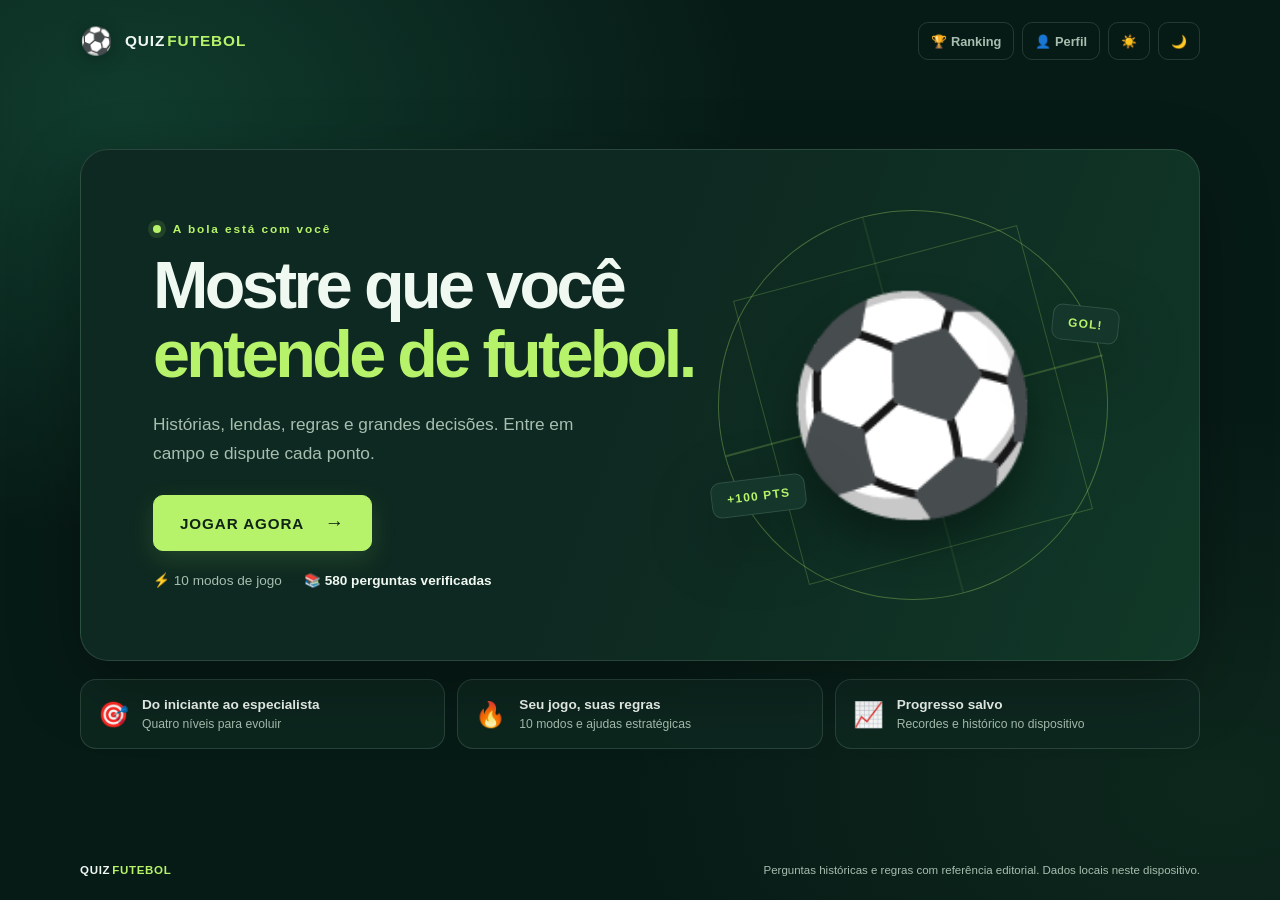
<file: index.html>
<!DOCTYPE html>
<html lang="pt-BR">
<head>
    <meta charset="UTF-8">
    <meta name="viewport" content="width=device-width, initial-scale=1.0">
    <meta name="theme-color" content="#092b22">
    <meta name="description" content="Um quiz de futebol com centenas de perguntas, modos de jogo, categorias e níveis de dificuldade.">
    <title>Quiz Futebol — Jogue pela glória</title>
    <link rel="stylesheet" href="styles.css">
</head>
<body class="dark-theme">
    <div class="top-bar">
        <a class="brand-mark" href="#" onclick="showScreen('welcomeScreen'); return false;" aria-label="Quiz Futebol, início">
            <span class="brand-ball" aria-hidden="true">⚽</span><span>QUIZ<span class="brand-accent">FUTEBOL</span></span>
        </a>
        <div class="top-actions">
            <button type="button" class="btn btn-ghost btn-small" onclick="openRankingFromCurrentScreen()" aria-label="Abrir ranking">🏆 <span>Ranking</span></button>
            <button type="button" class="btn btn-ghost btn-small" onclick="openProfile()" aria-label="Abrir perfil">👤 <span>Perfil</span></button>
            <div class="theme-switcher" role="group" aria-label="Tema da interface">
                <button type="button" class="btn btn-ghost btn-small" data-theme="light" onclick="setTheme('light')" aria-label="Tema claro" aria-pressed="false">☀️</button>
                <button type="button" class="btn btn-ghost btn-small" data-theme="dark" onclick="setTheme('dark')" aria-label="Tema escuro" aria-pressed="true">🌙</button>
            </div>
        </div>
    </div>

    <div id="appNotice" class="app-notice hidden" role="status" aria-live="polite"></div>
    <main class="app-shell">
        <section id="welcomeScreen" class="screen active" aria-labelledby="welcomeTitle">
            <div class="hero-card">
                <div class="hero-copy">
                    <p class="eyebrow"><span class="live-dot"></span> A bola está com você</p>
                    <h1 id="welcomeTitle">Mostre que você<br><span>entende de futebol.</span></h1>
                    <p class="hero-description">Histórias, lendas, regras e grandes decisões. Entre em campo e dispute cada ponto.</p>
                    <button class="btn btn-primary btn-play" type="button" onclick="goToRegisterScreen()">JOGAR AGORA <span aria-hidden="true">→</span></button>
                    <div class="hero-meta"><span>⚡ 10 modos de jogo</span><span>📚 <strong id="bankCount">Perguntas carregando…</strong></span></div>
                </div>
                <div class="hero-art" aria-hidden="true">
                    <div class="pitch-lines"></div><div class="hero-ball">⚽</div>
                    <span class="floating-tag tag-top">GOL!</span><span class="floating-tag tag-bottom">+100 PTS</span>
                </div>
            </div>
            <div class="feature-strip" aria-label="Destaques do jogo">
                <div><span class="feature-icon">🎯</span><span><strong>Do iniciante ao especialista</strong><small>Quatro níveis para evoluir</small></span></div>
                <div><span class="feature-icon">🔥</span><span><strong>Seu jogo, suas regras</strong><small>10 modos e ajudas estratégicas</small></span></div>
                <div><span class="feature-icon">📈</span><span><strong>Progresso salvo</strong><small>Recordes e histórico no dispositivo</small></span></div>
            </div>
        </section>

        <section id="loginScreen" class="screen" aria-labelledby="loginTitle">
            <div class="panel auth-panel">
                <button type="button" class="text-button" onclick="showScreen('welcomeScreen')">← Voltar ao início</button>
                <p class="eyebrow">ACESSO AO JOGO</p>
                <h1 id="loginTitle">Entre em campo</h1>
                <p class="muted">Crie um perfil local ou continue com um jogador já cadastrado neste navegador.</p>
                <form id="loginForm" onsubmit="handleLogin(event)">
                    <label class="form-field" for="username">Nome de jogador
                        <input type="text" id="username" name="username" maxlength="32" autocomplete="nickname" required placeholder="Como quer ser chamado?">
                    </label>
                    <label class="form-field" for="email">E-mail
                        <input type="email" id="email" name="email" maxlength="120" autocomplete="email" required placeholder="voce@email.com">
                    </label>
                    <button class="btn btn-primary btn-wide" type="submit">CONTINUAR <span aria-hidden="true">→</span></button>
                </form>
                <div class="existing-users">
                    <h2>Jogadores deste navegador</h2>
                    <div id="usersList" class="users-list"></div>
                    <div id="registeredUserActions" class="registered-user-actions hidden">
                        <p>Olá, <strong id="registeredUserName"></strong>!</p>
                        <div class="inline-actions">
                            <button class="btn btn-primary" type="button" onclick="showLevelSelection()">Jogar</button>
                            <button class="btn btn-secondary" type="button" onclick="viewProfile()">Perfil</button>
                            <button class="btn btn-ghost" type="button" onclick="clearRegisteredUserSelection()">Cancelar</button>
                        </div>
                    </div>
                </div>
            </div>
        </section>

        <section id="levelScreen" class="screen" aria-labelledby="setupTitle">
            <div class="panel setup-panel">
                <div class="setup-heading">
                    <div><p class="eyebrow">PREPARE SUA PARTIDA</p><h1 id="setupTitle">Escolha seu desafio</h1><p id="currentUser" class="muted"></p></div>
                    <button class="btn btn-ghost" type="button" onclick="logout()">Sair</button>
                </div>
                <p id="selectedLevelText" class="setup-status" aria-live="polite">Escolha o modo, o nível e a categoria.</p>
                <h2 class="section-title">Modo de jogo</h2>
                <label class="sr-only" for="modeSelect">Modo de jogo</label>
                <select id="modeSelect" class="select-control" onchange="selectMode(this.value)">
                    <option value="classic">Clássico — 10 perguntas</option>
                    <option value="time">Contra o Tempo — 60 segundos</option>
                    <option value="survival">Sobrevivência — vidas configuráveis</option>
                    <option value="truefalse">Verdadeiro ou Falso</option>
                    <option value="daily">Desafio Diário — mesmo desafio para todos</option>
                    <option value="championship">Campeonato — 4 rodadas até a final</option>
                    <option value="player">Adivinhe o Jogador</option>
                    <option value="club">Adivinhe o Clube</option>
                    <option value="worldcup">Copa do Mundo</option>
                    <option value="brazil">Futebol Brasileiro</option>
                </select>
                <div class="setup-grid">
                    <div class="setup-block">
                        <h2 class="section-title">Dificuldade</h2>
                        <div class="level-buttons" role="group" aria-label="Escolha a dificuldade">
                            <button class="level-btn active" type="button" data-difficulty="aleatorio" aria-pressed="true" onclick="selectDifficulty('aleatorio')">Aleatório</button>
                            <button class="level-btn" type="button" data-difficulty="facil" aria-pressed="false" onclick="selectDifficulty('facil')">Fácil</button>
                            <button class="level-btn" type="button" data-difficulty="medio" aria-pressed="false" onclick="selectDifficulty('medio')">Médio</button>
                            <button class="level-btn" type="button" data-difficulty="dificil" aria-pressed="false" onclick="selectDifficulty('dificil')">Difícil</button>
                            <button class="level-btn" type="button" data-difficulty="especialista" aria-pressed="false" onclick="selectDifficulty('especialista')">Especialista</button>
                        </div>
                    </div>
                    <div class="setup-block">
                        <h2 class="section-title">Categoria</h2>
                        <label class="sr-only" for="categorySelect">Categoria</label>
                        <select id="categorySelect" class="select-control"></select>
                    </div>
                </div>
                <div class="setup-grid setup-bottom">
                    <div class="setup-block">
                        <h2 class="section-title">Vidas no modo Sobrevivência</h2>
                        <label class="sr-only" for="livesSelect">Quantidade de vidas</label>
                        <select id="livesSelect" class="select-control">
                            <option value="1">1 vida — sem margem para erro</option>
                            <option value="3" selected>3 vidas — padrão</option>
                            <option value="5">5 vidas</option>
                            <option value="10">10 vidas</option>
                        </select>
                    </div>
                    <div class="setup-block setup-tip"><strong>💡 Dica de jogo</strong><p>Acertos valem pontos base, sequência aumenta a recompensa e respostas rápidas dão bônus.</p></div>
                </div>
                <button class="btn btn-primary btn-wide btn-start" type="button" onclick="confirmStartQuiz()">COMEÇAR PARTIDA <span aria-hidden="true">⚽</span></button>
            </div>
        </section>

        <section id="quizScreen" class="screen" aria-labelledby="questionText">
            <div class="panel game-panel">
                <header class="game-header">
                    <div class="game-brand"><span class="brand-ball">⚽</span><span id="modeName">Clássico</span><small id="quizUserName"></small></div>
                    <button class="btn btn-ghost btn-small" type="button" onclick="returnToMenu()">Sair da partida</button>
                </header>
                <div class="game-stats">
                    <div class="stat-pill"><small>PONTOS</small><strong id="scoreLive">0</strong></div>
                    <div class="stat-pill"><small>SEQUÊNCIA</small><strong id="streakLive">0 🔥</strong></div>
                    <div id="lifeCard" class="stat-pill hidden"><small>VIDAS</small><strong id="lifeCount">3</strong></div>
                    <div id="timerCard" class="stat-pill timer-pill hidden"><small>TEMPO</small><strong><span id="timerValue">60</span>s</strong></div>
                </div>
                <div class="question-progress">
                    <div class="progress-label"><span id="liveQuestionCount">Respondidas 0 · Restam 10</span><span>Pergunta <strong id="questionNumber">1</strong> de <span id="totalQuestions">10</span></span></div>
                    <div class="progress-bar" role="progressbar" aria-label="Progresso da partida" aria-valuemin="0" aria-valuemax="100" aria-valuenow="0">
                        <div class="progress-fill" id="progressFill"></div>
                    </div>
                    <p id="championshipRound" class="round-label hidden" aria-live="polite"></p>
                </div>
                <div class="question-card">
                    <div class="question-tags"><span id="categoryBadge" class="badge"></span><span id="difficultyBadge" class="badge badge-difficulty"></span></div>
                    <h1 id="questionText" class="question-text" tabindex="-1"></h1>
                    <div id="optionsContainer" class="options-container" role="group" aria-label="Alternativas"></div>
                    <div id="feedbackPanel" class="feedback-panel hidden" aria-live="polite">
                        <strong id="feedbackTitle"></strong>
                        <p id="feedbackAnswer"></p>
                        <p id="feedbackExplanation"></p>
                        <small id="feedbackSource" class="source-citation"></small>
                    </div>
                </div>
                <div class="help-row" aria-label="Ajudas disponíveis">
                    <span class="help-label">AJUDAS</span>
                    <button id="helpFifty" class="btn btn-help" type="button" onclick="useHelp('fifty')">½ Eliminar duas</button>
                    <button id="helpHint" class="btn btn-help" type="button" onclick="useHelp('hint')">💡 Pista</button>
                    <button id="helpSkip" class="btn btn-help" type="button" onclick="useHelp('skip')">⏭ Pular</button>
                </div>
                <p id="helpStatus" class="help-status" aria-live="polite"></p>
                <div class="game-controls">
                    <button class="btn btn-primary btn-next" id="nextBtn" type="button" onclick="nextQuestion()" disabled>Próxima pergunta</button>
                </div>
            </div>
        </section>

        <section id="resultsScreen" class="screen" aria-labelledby="resultsTitle">
            <div class="panel results-panel">
                <p class="eyebrow">APITO FINAL</p>
                <h1 id="resultsTitle">Fim de jogo</h1>
                <p class="muted" id="userResultName"></p>
                <div class="result-score-card"><strong id="scoreValue">0</strong><span>pontos</span><b id="scorePercentage">0%</b><small id="resultRecord"></small></div>
                <p id="resultMessage" class="result-message"></p>
                <div class="results-grid">
                    <div><small>ACERTOS</small><strong id="resultCorrect">0</strong></div>
                    <div><small>ERROS</small><strong id="resultIncorrect">0</strong></div>
                    <div><small>TEMPO</small><strong id="resultTime">0:00</strong></div>
                    <div><small>MELHOR SEQUÊNCIA</small><strong id="resultStreak">0</strong></div>
                </div>
                <div class="best-category"><span>⭐ Melhor categoria</span><strong id="resultCategory">—</strong></div>
                <p id="achievements" class="achievement-line"></p>
                <div class="result-controls">
                    <button class="btn btn-primary" type="button" onclick="retakeQuiz()">JOGAR NOVAMENTE</button>
                    <button class="btn btn-secondary" type="button" onclick="returnToMenu()">MUDAR DESAFIO</button>
                    <button class="btn btn-ghost" type="button" onclick="viewProfile()">MEU PERFIL</button>
                </div>
                <details class="review-details">
                    <summary>Revisar perguntas e explicações</summary>
                    <div id="detailsList" class="details-list"></div>
                </details>
            </div>
        </section>

        <section id="profileScreen" class="screen" aria-labelledby="profileTitle">
            <div class="panel profile-panel">
                <div class="page-heading"><div><p class="eyebrow">SEU DESEMPENHO</p><h1 id="profileTitle">Perfil do jogador</h1></div><button class="btn btn-ghost" type="button" onclick="backToResults()">← Voltar</button></div>
                <div class="profile-identity"><span class="profile-avatar">⚽</span><div><h2 id="profileUsername"></h2><p id="profileEmail" class="muted"></p></div></div>
                <div class="results-grid profile-stats">
                    <div><small>PARTIDAS</small><strong id="profileTotalQuizzes">0</strong></div>
                    <div><small>MELHOR PONTUAÇÃO</small><strong id="profileBestScore">0</strong></div>
                    <div><small>APROVEITAMENTO</small><strong id="profileAverageScore">0%</strong></div>
                </div>
                <div class="profile-actions">
                    <button class="btn btn-secondary" type="button" onclick="showProfileEditor()">Editar perfil</button>
                    <button class="btn btn-danger" type="button" onclick="confirmDeleteUser()">Excluir perfil local</button>
                </div>
                <div id="profileEditSection" class="profile-edit-form hidden">
                    <label class="form-field" for="editUsername">Nome de jogador<input id="editUsername" maxlength="32" required></label>
                    <label class="form-field" for="editEmail">E-mail<input id="editEmail" type="email" maxlength="120" required></label>
                    <div class="inline-actions"><button class="btn btn-primary" type="button" onclick="saveProfileEdits()">Salvar</button><button class="btn btn-secondary" type="button" onclick="cancelProfileEdit()">Cancelar</button></div>
                </div>
                <h2 class="section-title">Conquistas</h2>
                <div id="profileAchievements" class="achievement-list"></div>
                <h2 class="section-title">Histórico de partidas</h2>
                <div id="quizHistoryList" class="quiz-history"></div>
            </div>
        </section>

        <section id="rankingsScreen" class="screen" aria-labelledby="rankingTitle">
            <div class="panel profile-panel">
                <div class="page-heading"><div><p class="eyebrow">DISPUTA LOCAL</p><h1 id="rankingTitle">Ranking do navegador</h1></div><button class="btn btn-ghost" type="button" onclick="backFromRanking()">← Voltar</button></div>
                <p class="muted">Este ranking é salvo apenas neste navegador. Para competir entre dispositivos, é necessário configurar um backend.</p>
                <div class="ranking-header"><span>#</span><span>Jogador</span><span>Recorde</span><span>Média</span><span>Partidas</span></div>
                <div id="rankingList" class="ranking-list"></div>
            </div>
        </section>
    </main>
    <footer class="app-footer"><span>QUIZ<span class="brand-accent">FUTEBOL</span></span><span>Perguntas históricas e regras com referência editorial. Dados locais neste dispositivo.</span></footer>
    <script src="data.js"></script>
    <script src="script.js"></script>
</body>
</html>
</file>
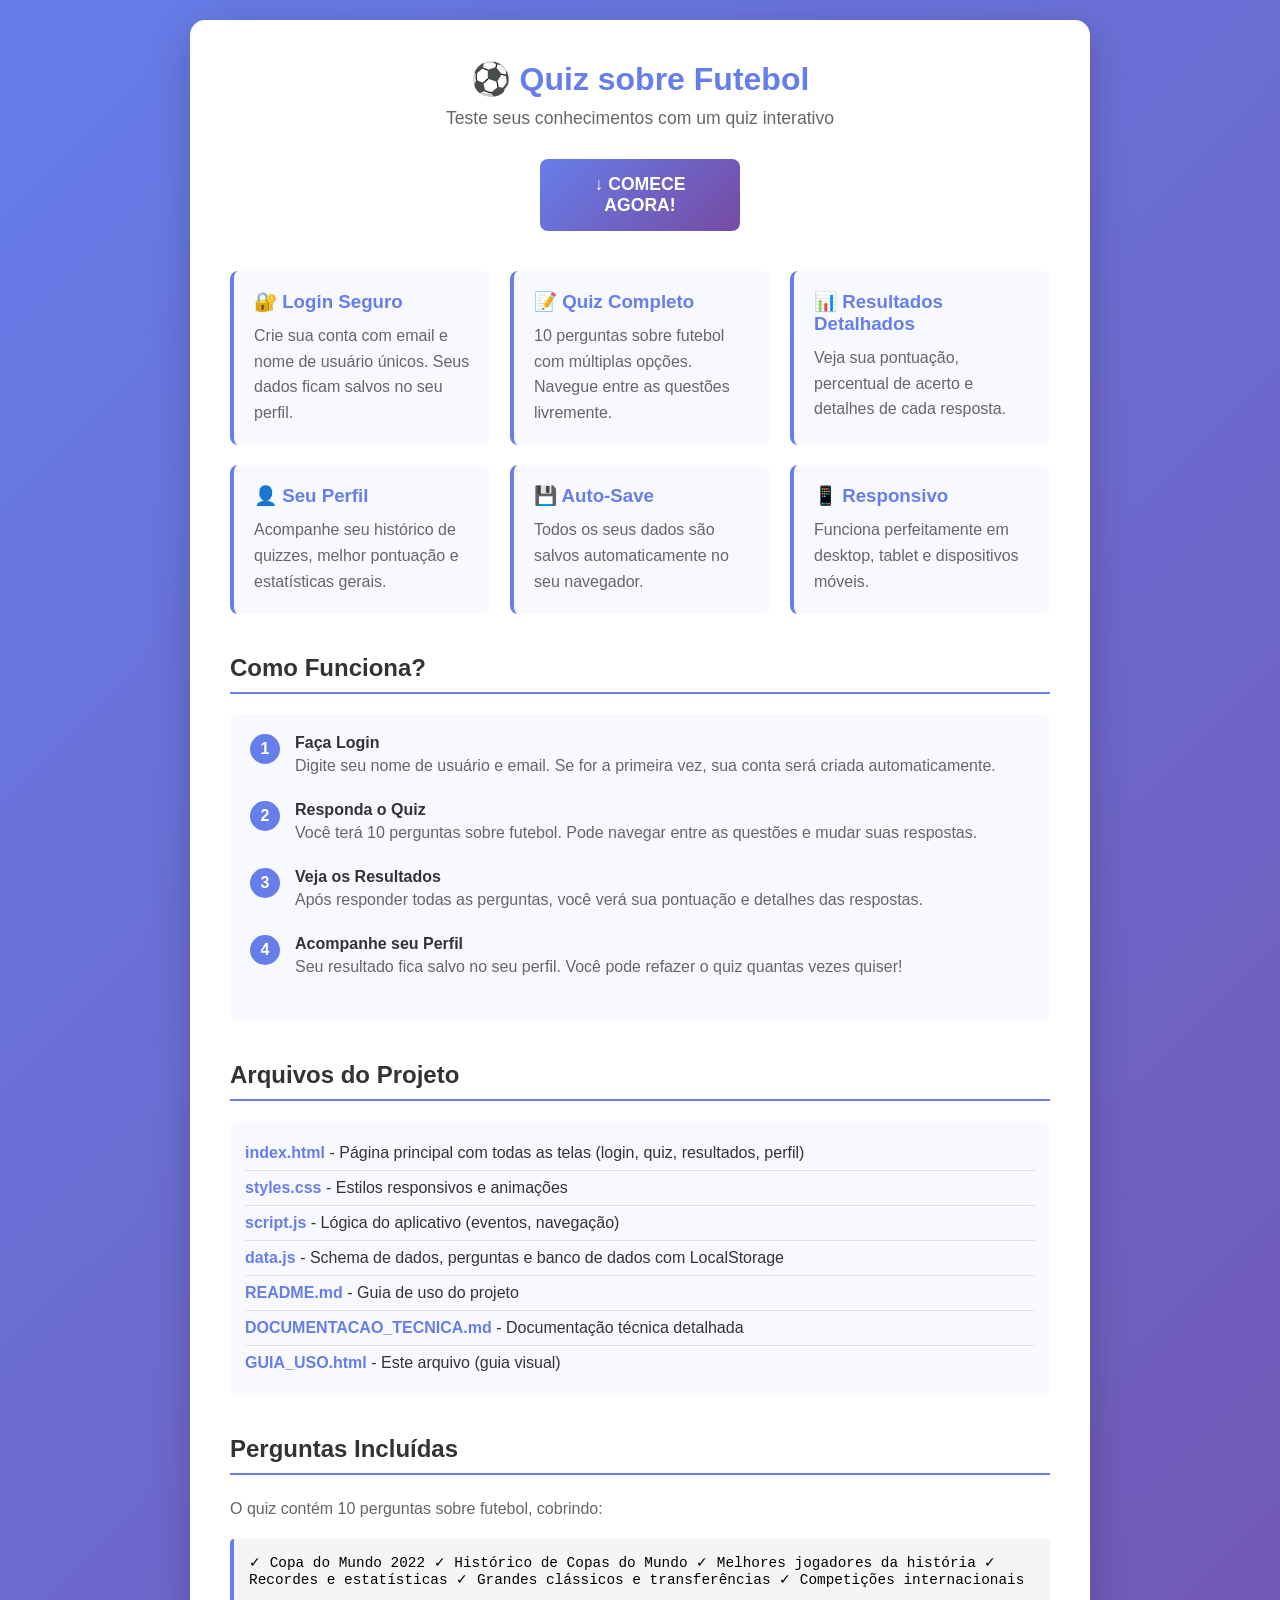
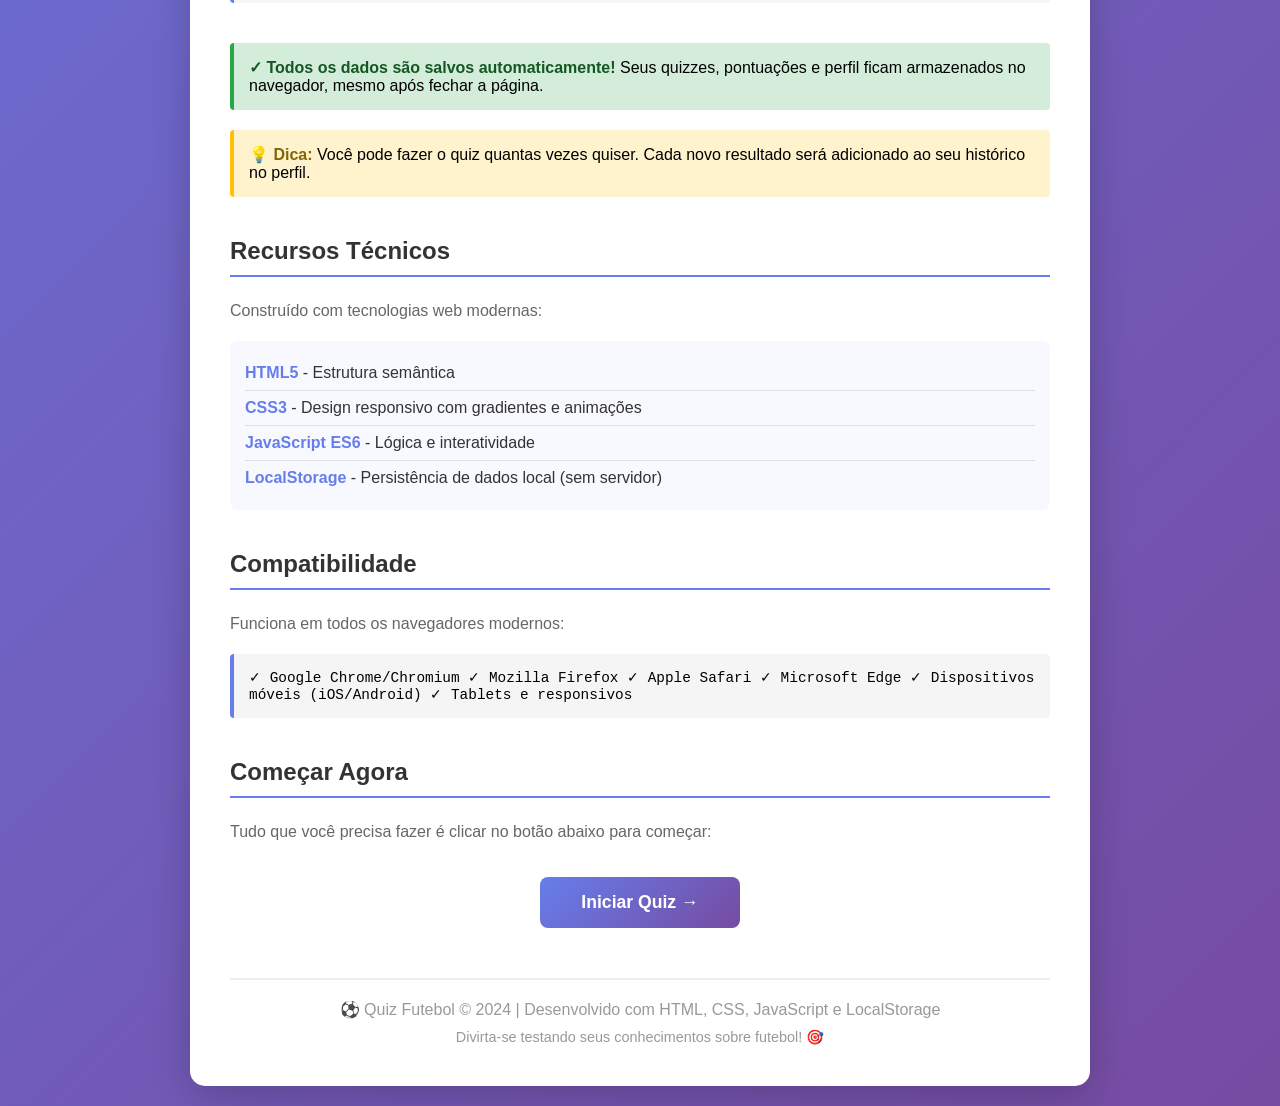
<file: GUIA_USO.html>
<!DOCTYPE html>
<html lang="pt-BR">
<head>
    <meta charset="UTF-8">
    <meta name="viewport" content="width=device-width, initial-scale=1.0">
    <title>Quiz Futebol - Guia de Uso</title>
    <style>
        * {
            margin: 0;
            padding: 0;
            box-sizing: border-box;
        }

        body {
            font-family: 'Segoe UI', Tahoma, Geneva, Verdana, sans-serif;
            background: linear-gradient(135deg, #667eea 0%, #764ba2 100%);
            min-height: 100vh;
            padding: 20px;
        }

        .container {
            max-width: 900px;
            margin: 0 auto;
            background: white;
            border-radius: 15px;
            padding: 40px;
            box-shadow: 0 10px 40px rgba(0, 0, 0, 0.2);
        }

        h1 {
            color: #667eea;
            margin-bottom: 10px;
            text-align: center;
        }

        .subtitle {
            text-align: center;
            color: #666;
            margin-bottom: 30px;
            font-size: 1.1em;
        }

        .start-btn {
            display: block;
            width: 200px;
            margin: 30px auto;
            padding: 15px 30px;
            background: linear-gradient(135deg, #667eea 0%, #764ba2 100%);
            color: white;
            border: none;
            border-radius: 8px;
            font-size: 1.1em;
            font-weight: 600;
            cursor: pointer;
            text-decoration: none;
            text-align: center;
            transition: all 0.3s ease;
        }

        .start-btn:hover {
            transform: translateY(-2px);
            box-shadow: 0 8px 20px rgba(102, 126, 234, 0.4);
        }

        .features {
            display: grid;
            grid-template-columns: repeat(auto-fit, minmax(250px, 1fr));
            gap: 20px;
            margin: 40px 0;
        }

        .feature-card {
            background: #f8f9ff;
            padding: 20px;
            border-radius: 8px;
            border-left: 4px solid #667eea;
        }

        .feature-card h3 {
            color: #667eea;
            margin-bottom: 10px;
        }

        .feature-card p {
            color: #666;
            line-height: 1.6;
        }

        .section {
            margin: 40px 0;
        }

        .section h2 {
            color: #333;
            margin-bottom: 20px;
            border-bottom: 2px solid #667eea;
            padding-bottom: 10px;
        }

        .section p {
            color: #666;
            line-height: 1.8;
            margin-bottom: 15px;
        }

        .code-block {
            background: #f5f5f5;
            border-left: 4px solid #667eea;
            padding: 15px;
            margin: 15px 0;
            border-radius: 4px;
            overflow-x: auto;
            font-family: 'Courier New', monospace;
            font-size: 0.9em;
        }

        .steps {
            background: #f8f9ff;
            padding: 20px;
            border-radius: 8px;
            margin: 20px 0;
        }

        .step {
            display: flex;
            margin-bottom: 15px;
        }

        .step-number {
            background: #667eea;
            color: white;
            width: 30px;
            height: 30px;
            border-radius: 50%;
            display: flex;
            align-items: center;
            justify-content: center;
            font-weight: bold;
            margin-right: 15px;
            flex-shrink: 0;
        }

        .step-content {
            flex: 1;
        }

        .step-content strong {
            color: #333;
        }

        .step-content p {
            color: #666;
            margin-bottom: 5px;
        }

        .file-list {
            background: #f8f9ff;
            padding: 15px;
            border-radius: 8px;
            margin: 15px 0;
            list-style: none;
        }

        .file-list li {
            padding: 8px 0;
            border-bottom: 1px solid #e0e0e0;
            color: #333;
        }

        .file-list li:last-child {
            border-bottom: none;
        }

        .file-list strong {
            color: #667eea;
        }

        .footer {
            text-align: center;
            margin-top: 50px;
            padding-top: 20px;
            border-top: 2px solid #eee;
            color: #999;
        }

        .info-box {
            background: #fff3cd;
            border-left: 4px solid #ffc107;
            padding: 15px;
            border-radius: 4px;
            margin: 20px 0;
        }

        .info-box strong {
            color: #856404;
        }

        .success-box {
            background: #d4edda;
            border-left: 4px solid #28a745;
            padding: 15px;
            border-radius: 4px;
            margin: 20px 0;
        }

        .success-box strong {
            color: #155724;
        }

        @media (max-width: 600px) {
            .container {
                padding: 20px;
            }

            h1 {
                font-size: 1.8em;
            }

            .features {
                grid-template-columns: 1fr;
            }
        }
    </style>
</head>
<body>
    <div class="container">
        <h1>⚽ Quiz sobre Futebol</h1>
        <p class="subtitle">Teste seus conhecimentos com um quiz interativo</p>

        <a href="index.html" class="start-btn">↓ COMECE AGORA!</a>

        <div class="features">
            <div class="feature-card">
                <h3>🔐 Login Seguro</h3>
                <p>Crie sua conta com email e nome de usuário únicos. Seus dados ficam salvos no seu perfil.</p>
            </div>
            <div class="feature-card">
                <h3>📝 Quiz Completo</h3>
                <p>10 perguntas sobre futebol com múltiplas opções. Navegue entre as questões livremente.</p>
            </div>
            <div class="feature-card">
                <h3>📊 Resultados Detalhados</h3>
                <p>Veja sua pontuação, percentual de acerto e detalhes de cada resposta.</p>
            </div>
            <div class="feature-card">
                <h3>👤 Seu Perfil</h3>
                <p>Acompanhe seu histórico de quizzes, melhor pontuação e estatísticas gerais.</p>
            </div>
            <div class="feature-card">
                <h3>💾 Auto-Save</h3>
                <p>Todos os seus dados são salvos automaticamente no seu navegador.</p>
            </div>
            <div class="feature-card">
                <h3>📱 Responsivo</h3>
                <p>Funciona perfeitamente em desktop, tablet e dispositivos móveis.</p>
            </div>
        </div>

        <div class="section">
            <h2>Como Funciona?</h2>

            <div class="steps">
                <div class="step">
                    <div class="step-number">1</div>
                    <div class="step-content">
                        <strong>Faça Login</strong>
                        <p>Digite seu nome de usuário e email. Se for a primeira vez, sua conta será criada automaticamente.</p>
                    </div>
                </div>

                <div class="step">
                    <div class="step-number">2</div>
                    <div class="step-content">
                        <strong>Responda o Quiz</strong>
                        <p>Você terá 10 perguntas sobre futebol. Pode navegar entre as questões e mudar suas respostas.</p>
                    </div>
                </div>

                <div class="step">
                    <div class="step-number">3</div>
                    <div class="step-content">
                        <strong>Veja os Resultados</strong>
                        <p>Após responder todas as perguntas, você verá sua pontuação e detalhes das respostas.</p>
                    </div>
                </div>

                <div class="step">
                    <div class="step-number">4</div>
                    <div class="step-content">
                        <strong>Acompanhe seu Perfil</strong>
                        <p>Seu resultado fica salvo no seu perfil. Você pode refazer o quiz quantas vezes quiser!</p>
                    </div>
                </div>
            </div>
        </div>

        <div class="section">
            <h2>Arquivos do Projeto</h2>
            <ul class="file-list">
                <li><strong>index.html</strong> - Página principal com todas as telas (login, quiz, resultados, perfil)</li>
                <li><strong>styles.css</strong> - Estilos responsivos e animações</li>
                <li><strong>script.js</strong> - Lógica do aplicativo (eventos, navegação)</li>
                <li><strong>data.js</strong> - Schema de dados, perguntas e banco de dados com LocalStorage</li>
                <li><strong>README.md</strong> - Guia de uso do projeto</li>
                <li><strong>DOCUMENTACAO_TECNICA.md</strong> - Documentação técnica detalhada</li>
                <li><strong>GUIA_USO.html</strong> - Este arquivo (guia visual)</li>
            </ul>
        </div>

        <div class="section">
            <h2>Perguntas Incluídas</h2>
            <p>O quiz contém 10 perguntas sobre futebol, cobrindo:</p>
            <div class="code-block">
✓ Copa do Mundo 2022
✓ Histórico de Copas do Mundo
✓ Melhores jogadores da história
✓ Recordes e estatísticas
✓ Grandes clássicos e transferências
✓ Competições internacionais
            </div>
        </div>

        <div class="success-box">
            <strong>✓ Todos os dados são salvos automaticamente!</strong> Seus quizzes, pontuações e perfil ficam armazenados no navegador, mesmo após fechar a página.
        </div>

        <div class="info-box">
            <strong>💡 Dica:</strong> Você pode fazer o quiz quantas vezes quiser. Cada novo resultado será adicionado ao seu histórico no perfil.
        </div>

        <div class="section">
            <h2>Recursos Técnicos</h2>
            <p>Construído com tecnologias web modernas:</p>
            <ul class="file-list">
                <li><strong>HTML5</strong> - Estrutura semântica</li>
                <li><strong>CSS3</strong> - Design responsivo com gradientes e animações</li>
                <li><strong>JavaScript ES6</strong> - Lógica e interatividade</li>
                <li><strong>LocalStorage</strong> - Persistência de dados local (sem servidor)</li>
            </ul>
        </div>

        <div class="section">
            <h2>Compatibilidade</h2>
            <p>Funciona em todos os navegadores modernos:</p>
            <div class="code-block">
✓ Google Chrome/Chromium
✓ Mozilla Firefox
✓ Apple Safari
✓ Microsoft Edge
✓ Dispositivos móveis (iOS/Android)
✓ Tablets e responsivos
            </div>
        </div>

        <div class="section">
            <h2>Começar Agora</h2>
            <p>Tudo que você precisa fazer é clicar no botão abaixo para começar:</p>
            <a href="index.html" class="start-btn">Iniciar Quiz →</a>
        </div>

        <div class="footer">
            <p>⚽ Quiz Futebol © 2024 | Desenvolvido com HTML, CSS, JavaScript e LocalStorage</p>
            <p style="font-size: 0.9em; margin-top: 10px;">Divirta-se testando seus conhecimentos sobre futebol! 🎯</p>
        </div>
    </div>
</body>
</html>
</file>
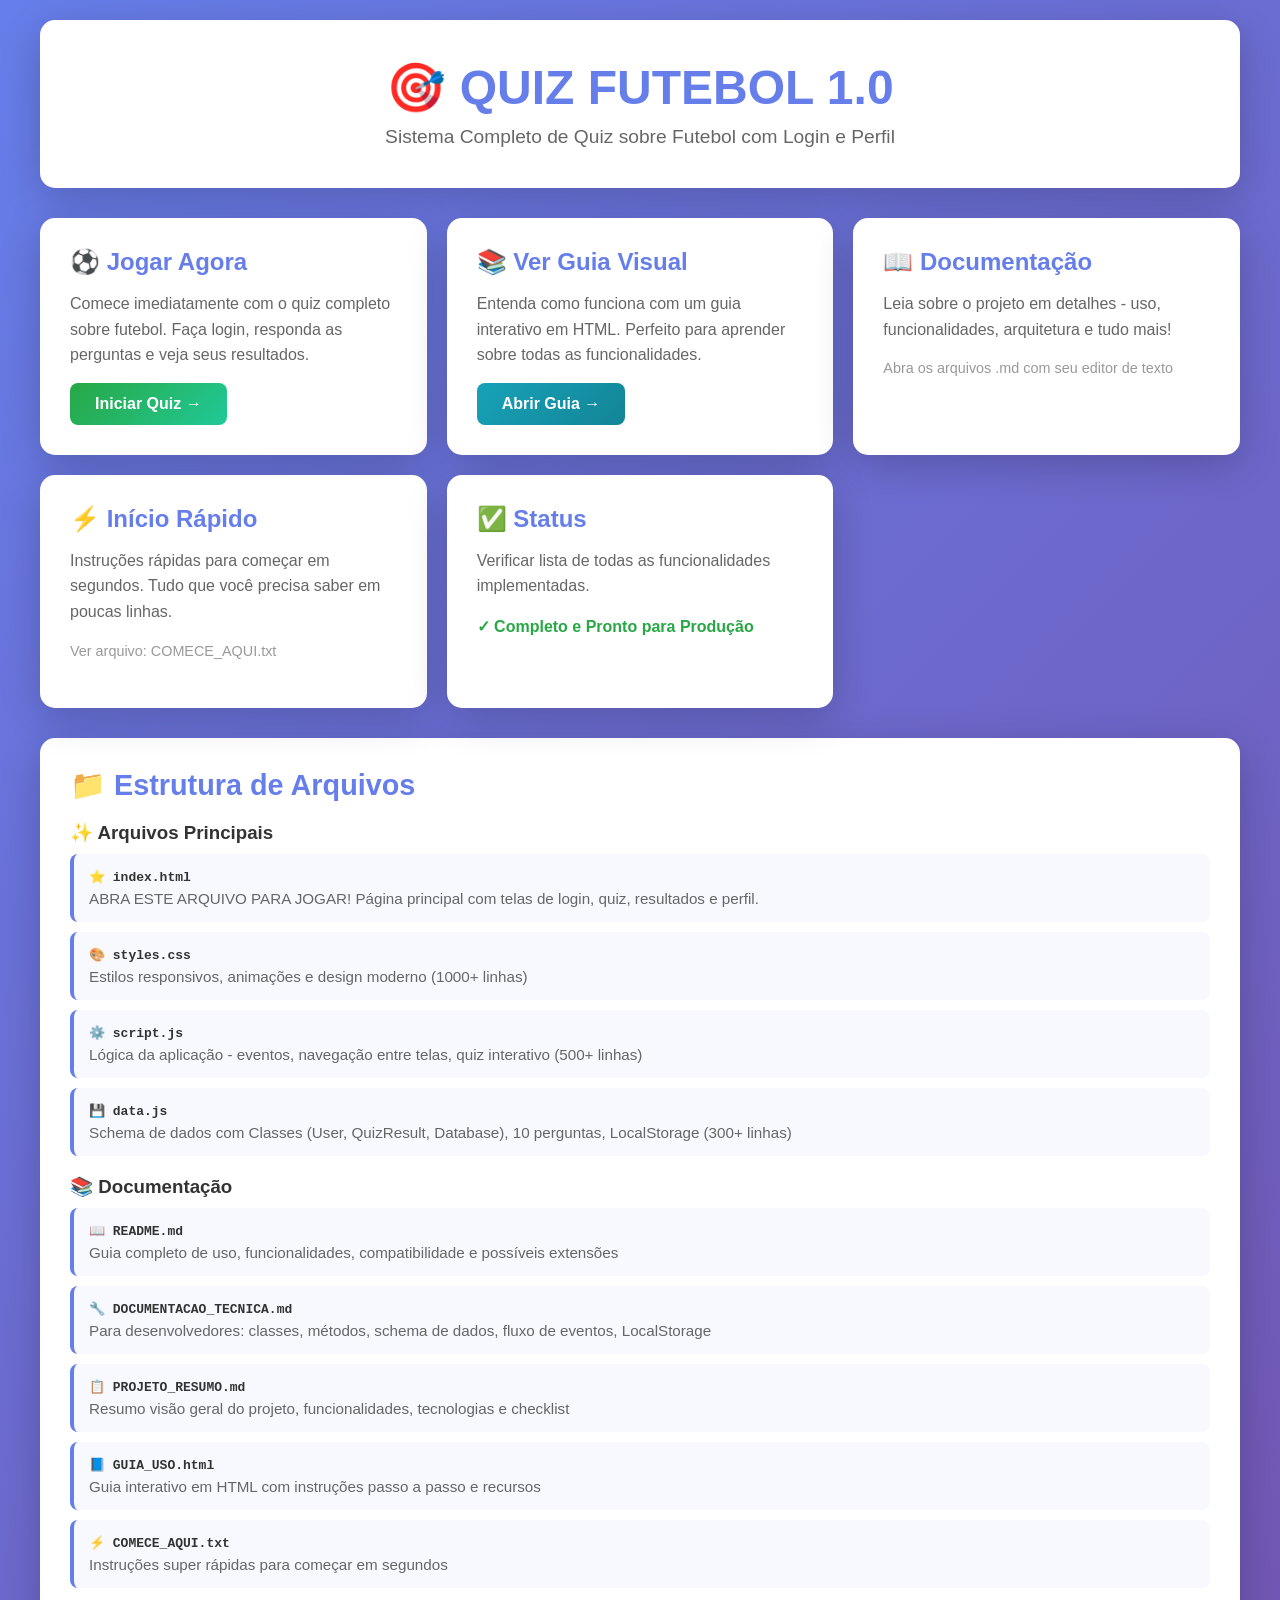
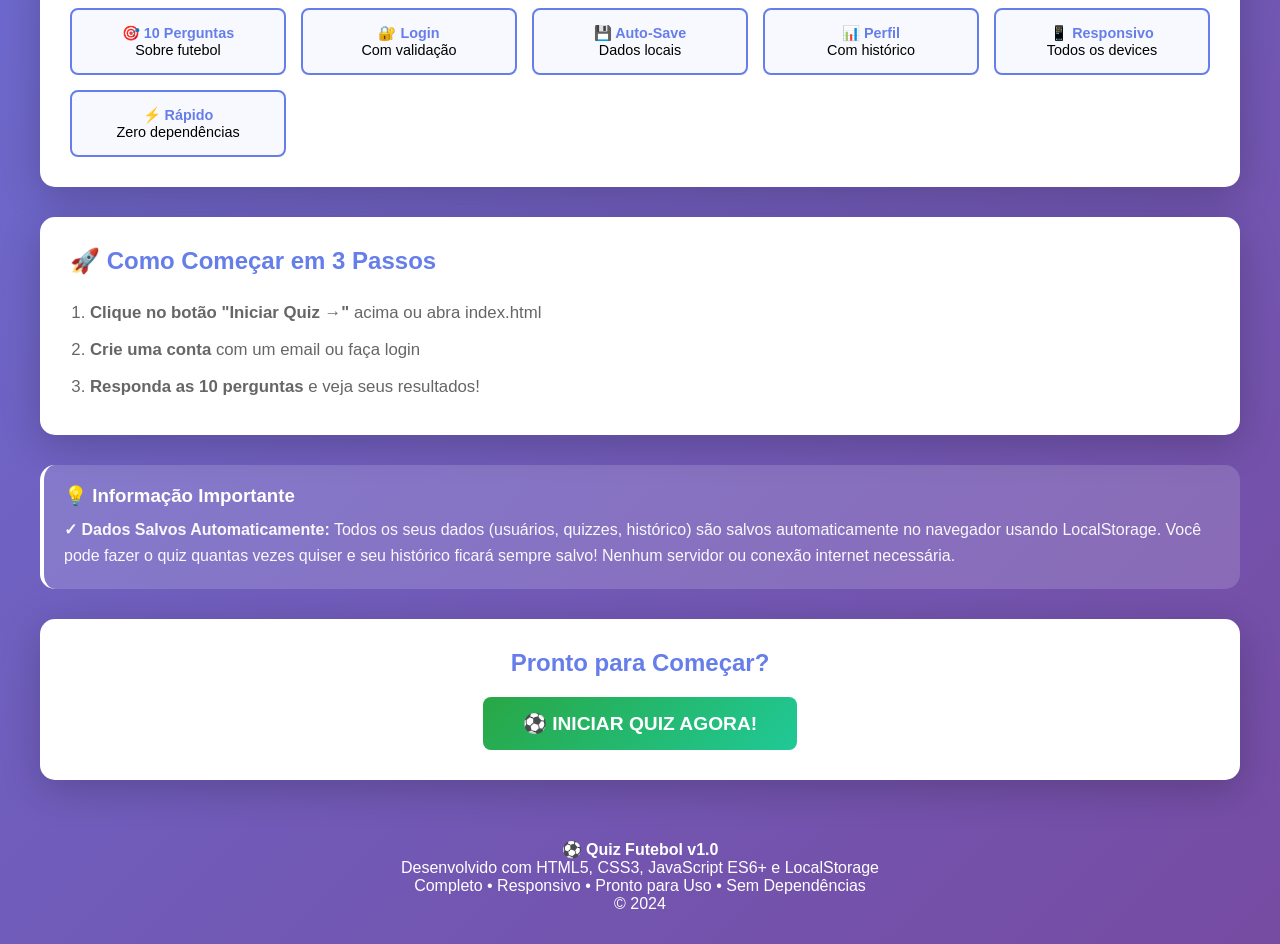
<file: INFO.html>
<!DOCTYPE html>
<html lang="pt-BR">
<head>
    <meta charset="UTF-8">
    <meta name="viewport" content="width=device-width, initial-scale=1.0">
    <title>Quiz Futebol - Centro de Informações</title>
    <style>
        * {
            margin: 0;
            padding: 0;
            box-sizing: border-box;
        }

        body {
            font-family: 'Segoe UI', Tahoma, Geneva, Verdana, sans-serif;
            background: linear-gradient(135deg, #667eea 0%, #764ba2 100%);
            min-height: 100vh;
            padding: 20px;
        }

        .container {
            max-width: 1200px;
            margin: 0 auto;
        }

        .header {
            background: white;
            border-radius: 15px;
            padding: 40px;
            margin-bottom: 30px;
            box-shadow: 0 10px 40px rgba(0, 0, 0, 0.2);
            text-align: center;
        }

        .header h1 {
            color: #667eea;
            font-size: 3em;
            margin-bottom: 10px;
        }

        .header p {
            color: #666;
            font-size: 1.2em;
        }

        .grid {
            display: grid;
            grid-template-columns: repeat(auto-fit, minmax(300px, 1fr));
            gap: 20px;
            margin-bottom: 30px;
        }

        .card {
            background: white;
            border-radius: 15px;
            padding: 30px;
            box-shadow: 0 10px 40px rgba(0, 0, 0, 0.2);
            transition: all 0.3s ease;
            cursor: pointer;
        }

        .card:hover {
            transform: translateY(-5px);
            box-shadow: 0 15px 50px rgba(0, 0, 0, 0.3);
        }

        .card h2 {
            color: #667eea;
            margin-bottom: 15px;
            display: flex;
            align-items: center;
            gap: 10px;
            font-size: 1.5em;
        }

        .card p {
            color: #666;
            line-height: 1.6;
            margin-bottom: 15px;
        }

        .btn {
            display: inline-block;
            background: linear-gradient(135deg, #667eea 0%, #764ba2 100%);
            color: white;
            padding: 12px 25px;
            border-radius: 8px;
            text-decoration: none;
            font-weight: 600;
            transition: all 0.3s;
        }

        .btn:hover {
            transform: scale(1.05);
        }

        .primary {
            background: linear-gradient(135deg, #28a745 0%, #20c997 100%);
        }

        .secondary {
            background: linear-gradient(135deg, #17a2b8 0%, #138496 100%);
        }

        .files-section {
            background: white;
            border-radius: 15px;
            padding: 30px;
            box-shadow: 0 10px 40px rgba(0, 0, 0, 0.2);
            margin-bottom: 30px;
        }

        .files-section h2 {
            color: #667eea;
            margin-bottom: 20px;
            font-size: 1.8em;
        }

        .file-item {
            background: #f8f9ff;
            padding: 15px;
            margin-bottom: 10px;
            border-radius: 8px;
            border-left: 4px solid #667eea;
        }

        .file-name {
            font-weight: 600;
            color: #333;
            font-family: monospace;
        }

        .file-desc {
            color: #666;
            font-size: 0.95em;
            margin-top: 5px;
        }

        .features {
            display: grid;
            grid-template-columns: repeat(auto-fit, minmax(180px, 1fr));
            gap: 15px;
            margin-top: 20px;
        }

        .feature {
            background: #f8f9ff;
            padding: 15px;
            border-radius: 8px;
            text-align: center;
            font-size: 0.9em;
            border: 2px solid #667eea;
        }

        .feature strong {
            color: #667eea;
        }

        .footer {
            text-align: center;
            color: white;
            margin-top: 40px;
            padding: 20px;
        }

        @media (max-width: 768px) {
            .header h1 {
                font-size: 2em;
            }

            .grid {
                grid-template-columns: 1fr;
            }
        }
    </style>
</head>
<body>
    <div class="container">
        <div class="header">
            <h1>🎯 QUIZ FUTEBOL 1.0</h1>
            <p>Sistema Completo de Quiz sobre Futebol com Login e Perfil</p>
        </div>

        <div class="grid">
            <div class="card">
                <h2>⚽ Jogar Agora</h2>
                <p>Comece imediatamente com o quiz completo sobre futebol. Faça login, responda as perguntas e veja seus resultados.</p>
                <a href="index.html" class="btn primary">Iniciar Quiz →</a>
            </div>

            <div class="card">
                <h2>📚 Ver Guia Visual</h2>
                <p>Entenda como funciona com um guia interativo em HTML. Perfeito para aprender sobre todas as funcionalidades.</p>
                <a href="GUIA_USO.html" class="btn secondary">Abrir Guia →</a>
            </div>

            <div class="card">
                <h2>📖 Documentação</h2>
                <p>Leia sobre o projeto em detalhes - uso, funcionalidades, arquitetura e tudo mais!</p>
                <p style="color: #999; font-size: 0.9em;">Abra os arquivos .md com seu editor de texto</p>
            </div>

            <div class="card">
                <h2>⚡ Início Rápido</h2>
                <p>Instruções rápidas para começar em segundos. Tudo que você precisa saber em poucas linhas.</p>
                <p style="color: #999; font-size: 0.9em;">Ver arquivo: COMECE_AQUI.txt</p>
            </div>

            <div class="card">
                <h2>✅ Status</h2>
                <p>Verificar lista de todas as funcionalidades implementadas.</p>
                <p style="color: #28a745; font-weight: bold;">✓ Completo e Pronto para Produção</p>
            </div>
        </div>

        <div class="files-section">
            <h2>📁 Estrutura de Arquivos</h2>
            
            <h3 style="color: #333; margin-top: 20px; margin-bottom: 10px;">✨ Arquivos Principais</h3>
            
            <div class="file-item">
                <div class="file-name">⭐ index.html</div>
                <div class="file-desc">ABRA ESTE ARQUIVO PARA JOGAR! Página principal com telas de login, quiz, resultados e perfil.</div>
            </div>

            <div class="file-item">
                <div class="file-name">🎨 styles.css</div>
                <div class="file-desc">Estilos responsivos, animações e design moderno (1000+ linhas)</div>
            </div>

            <div class="file-item">
                <div class="file-name">⚙️ script.js</div>
                <div class="file-desc">Lógica da aplicação - eventos, navegação entre telas, quiz interativo (500+ linhas)</div>
            </div>

            <div class="file-item">
                <div class="file-name">💾 data.js</div>
                <div class="file-desc">Schema de dados com Classes (User, QuizResult, Database), 10 perguntas, LocalStorage (300+ linhas)</div>
            </div>

            <h3 style="color: #333; margin-top: 20px; margin-bottom: 10px;">📚 Documentação</h3>

            <div class="file-item">
                <div class="file-name">📖 README.md</div>
                <div class="file-desc">Guia completo de uso, funcionalidades, compatibilidade e possíveis extensões</div>
            </div>

            <div class="file-item">
                <div class="file-name">🔧 DOCUMENTACAO_TECNICA.md</div>
                <div class="file-desc">Para desenvolvedores: classes, métodos, schema de dados, fluxo de eventos, LocalStorage</div>
            </div>

            <div class="file-item">
                <div class="file-name">📋 PROJETO_RESUMO.md</div>
                <div class="file-desc">Resumo visão geral do projeto, funcionalidades, tecnologias e checklist</div>
            </div>

            <div class="file-item">
                <div class="file-name">📘 GUIA_USO.html</div>
                <div class="file-desc">Guia interativo em HTML com instruções passo a passo e recursos</div>
            </div>

            <div class="file-item">
                <div class="file-name">⚡ COMECE_AQUI.txt</div>
                <div class="file-desc">Instruções super rápidas para começar em segundos</div>
            </div>

            <div class="features">
                <div class="feature">
                    <strong>🎯 10 Perguntas</strong><br>Sobre futebol
                </div>
                <div class="feature">
                    <strong>🔐 Login</strong><br>Com validação
                </div>
                <div class="feature">
                    <strong>💾 Auto-Save</strong><br>Dados locais
                </div>
                <div class="feature">
                    <strong>📊 Perfil</strong><br>Com histórico
                </div>
                <div class="feature">
                    <strong>📱 Responsivo</strong><br>Todos os devices
                </div>
                <div class="feature">
                    <strong>⚡ Rápido</strong><br>Zero dependências
                </div>
            </div>
        </div>

        <div style="background: white; border-radius: 15px; padding: 30px; box-shadow: 0 10px 40px rgba(0, 0, 0, 0.2); margin-bottom: 30px;">
            <h2 style="color: #667eea; margin-bottom: 20px;">🚀 Como Começar em 3 Passos</h2>
            <ol style="color: #666; line-height: 2.2; padding-left: 20px; font-size: 1.05em;">
                <li><strong>Clique no botão "Iniciar Quiz →"</strong> acima ou abra index.html</li>
                <li><strong>Crie uma conta</strong> com um email ou faça login</li>
                <li><strong>Responda as 10 perguntas</strong> e veja seus resultados!</li>
            </ol>
        </div>

        <div style="background: rgba(255, 255, 255, 0.15); border-radius: 15px; padding: 20px; border-left: 4px solid white; margin-bottom: 30px;">
            <h3 style="color: white; margin-bottom: 10px;">💡 Informação Importante</h3>
            <p style="color: rgba(255, 255, 255, 0.95); line-height: 1.6;">
                <strong>✓ Dados Salvos Automaticamente:</strong> Todos os seus dados (usuários, quizzes, histórico) são salvos 
                automaticamente no navegador usando LocalStorage. Você pode fazer o quiz quantas vezes quiser e seu histórico 
                ficará sempre salvo! Nenhum servidor ou conexão internet necessária.
            </p>
        </div>

        <div style="background: white; border-radius: 15px; padding: 30px; box-shadow: 0 10px 40px rgba(0, 0, 0, 0.2); text-align: center;">
            <h2 style="color: #667eea; margin-bottom: 20px;">Pronto para Começar?</h2>
            <a href="index.html" class="btn primary" style="font-size: 1.2em; padding: 15px 40px;">⚽ INICIAR QUIZ AGORA!</a>
        </div>

        <div class="footer">
            <p><strong>⚽ Quiz Futebol v1.0</strong></p>
            <p>Desenvolvido com HTML5, CSS3, JavaScript ES6+ e LocalStorage</p>
            <p>Completo • Responsivo • Pronto para Uso • Sem Dependências</p>
            <p>© 2024</p>
        </div>
    </div>
</body>
</html>
</file>
<file: styles.css>
* {
    box-sizing: border-box;
}

:root {
    color-scheme: dark;
    --page: #071b16;
    --page-glow: #103c2d;
    --surface: #0e2921;
    --surface-raised: #14362b;
    --surface-soft: #1a4033;
    --text: #f0f8f2;
    --muted: #a7beb0;
    --line: rgba(209, 238, 219, .14);
    --green: #b7f36a;
    --green-dark: #4a9d45;
    --accent: #d7ff88;
    --red: #ff8989;
    --amber: #ffce70;
    --shadow: 0 24px 70px rgba(0, 0, 0, .28);
}

body.light-theme {
    color-scheme: light;
    --page: #f1f7f0;
    --page-glow: #dcefd8;
    --surface: #ffffff;
    --surface-raised: #f3f8f1;
    --surface-soft: #e8f4e3;
    --text: #14251b;
    --muted: #53695b;
    --line: rgba(34, 73, 48, .16);
    --green: #2f7d3b;
    --green-dark: #236331;
    --accent: #235d32;
    --red: #a92c36;
    --amber: #805100;
    --shadow: 0 24px 70px rgba(33, 75, 43, .12);
}

html {
    min-width: 320px;
    scroll-behavior: smooth;
}

body {
    min-height: 100vh;
    margin: 0;
    padding: 0 24px;
    display: flex;
    flex-direction: column;
    align-items: center;
    background:
        radial-gradient(ellipse at 10% 12%, var(--page-glow), transparent 38%),
        radial-gradient(ellipse at 95% 88%, rgba(52, 114, 68, .14), transparent 34%),
        var(--page);
    color: var(--text);
    font-family: Inter, "Segoe UI", Arial, sans-serif;
    transition: background-color .25s ease, color .25s ease;
}

button,
input,
select {
    font: inherit;
}

button,
a,
select {
    -webkit-tap-highlight-color: transparent;
}

button:focus-visible,
a:focus-visible,
input:focus-visible,
select:focus-visible,
summary:focus-visible {
    outline: 3px solid var(--green);
    outline-offset: 3px;
}

.top-bar {
    width: min(1120px, 100%);
    min-height: 82px;
    display: flex;
    align-items: center;
    justify-content: space-between;
    gap: 20px;
}

.brand-mark,
.game-brand {
    display: inline-flex;
    align-items: center;
    gap: 11px;
    color: var(--text);
    font-weight: 900;
    font-size: .96rem;
    letter-spacing: .06em;
    text-decoration: none;
}

.brand-ball {
    font-size: 1.65rem;
    filter: drop-shadow(0 3px 8px rgba(0, 0, 0, .25));
}

.brand-accent {
    color: var(--green);
    margin-left: 2px;
}

.top-actions,
.theme-switcher {
    display: flex;
    align-items: center;
    gap: 8px;
}

.app-shell {
    width: min(1120px, 100%);
    flex: 1;
    display: flex;
    align-items: center;
    justify-content: center;
    padding: 14px 0 44px;
}

.screen {
    display: none;
    width: 100%;
    animation: arrive .32s ease both;
}

.screen.active {
    display: block;
}

@keyframes arrive {
    from { opacity: 0; transform: translateY(9px); }
    to { opacity: 1; transform: translateY(0); }
}

.hero-card {
    position: relative;
    min-height: 460px;
    display: grid;
    grid-template-columns: 1.12fr .88fr;
    align-items: center;
    overflow: hidden;
    padding: clamp(28px, 6vw, 72px);
    border: 1px solid var(--line);
    border-radius: 28px;
    background:
        linear-gradient(110deg, var(--surface) 0%, var(--surface) 48%, rgba(18, 60, 42, .88) 100%);
    box-shadow: var(--shadow);
}

.hero-copy {
    position: relative;
    z-index: 1;
    max-width: 570px;
}

.eyebrow {
    margin: 0 0 15px;
    color: var(--green);
    font-size: .74rem;
    font-weight: 850;
    letter-spacing: .16em;
}

.live-dot {
    display: inline-block;
    width: 8px;
    height: 8px;
    margin-right: 7px;
    border-radius: 50%;
    background: var(--green);
    box-shadow: 0 0 0 5px rgba(183, 243, 106, .12);
}

.hero-card h1 {
    margin: 0;
    font-size: clamp(2.5rem, 5.2vw, 4.65rem);
    line-height: 1.03;
    letter-spacing: -.055em;
}

.hero-card h1 span {
    color: var(--green);
}

.hero-description {
    max-width: 460px;
    margin: 22px 0 28px;
    color: var(--muted);
    font-size: 1.08rem;
    line-height: 1.65;
}

.hero-meta {
    display: flex;
    flex-wrap: wrap;
    gap: 12px 22px;
    margin-top: 21px;
    color: var(--muted);
    font-size: .85rem;
}

.hero-meta strong {
    color: var(--text);
}

.hero-art {
    position: relative;
    min-height: 330px;
    display: grid;
    place-items: center;
}

.pitch-lines {
    position: absolute;
    width: min(100%, 390px);
    aspect-ratio: 1;
    border: 1px solid rgba(183, 243, 106, .32);
    border-radius: 50%;
    background:
        radial-gradient(circle, transparent 0 26%, rgba(183, 243, 106, .13) 26.3% 26.7%, transparent 27%),
        linear-gradient(90deg, transparent 49.8%, rgba(183, 243, 106, .23) 50%, transparent 50.2%);
    transform: rotate(-15deg);
}

.pitch-lines::before,
.pitch-lines::after {
    position: absolute;
    content: "";
    border: 1px solid rgba(183, 243, 106, .22);
}

.pitch-lines::before {
    inset: 12%;
}

.pitch-lines::after {
    top: 50%;
    left: 0;
    width: 100%;
}

.hero-ball {
    position: relative;
    z-index: 1;
    font-size: clamp(8rem, 18vw, 13rem);
    filter: drop-shadow(0 25px 20px rgba(0, 0, 0, .35));
    animation: float-ball 4s ease-in-out infinite;
}

@keyframes float-ball {
    50% { transform: translateY(-12px) rotate(5deg); }
}

.floating-tag {
    position: absolute;
    z-index: 2;
    padding: 10px 15px;
    border: 1px solid var(--line);
    border-radius: 10px;
    background: var(--surface-raised);
    color: var(--green);
    font-size: .75rem;
    font-weight: 900;
    letter-spacing: .1em;
    box-shadow: var(--shadow);
}

.tag-top { top: 20%; right: 2%; transform: rotate(6deg); }
.tag-bottom { bottom: 17%; left: 3%; transform: rotate(-7deg); }

.feature-strip {
    display: grid;
    grid-template-columns: repeat(3, 1fr);
    gap: 12px;
    margin-top: 18px;
}

.feature-strip > div {
    display: flex;
    align-items: center;
    gap: 13px;
    padding: 17px;
    border: 1px solid var(--line);
    border-radius: 16px;
    background: color-mix(in srgb, var(--surface) 87%, transparent);
}

.feature-icon { font-size: 1.55rem; }
.feature-strip strong,
.feature-strip small { display: block; }
.feature-strip strong { font-size: .85rem; }
.feature-strip small { margin-top: 5px; color: var(--muted); font-size: .76rem; }

.panel {
    width: 100%;
    padding: clamp(22px, 4vw, 46px);
    border: 1px solid var(--line);
    border-radius: 24px;
    background: var(--surface);
    box-shadow: var(--shadow);
}

.auth-panel {
    max-width: 560px;
    margin: 0 auto;
}

.auth-panel h1,
.setup-panel h1,
.results-panel h1,
.profile-panel h1 {
    margin: 0 0 10px;
    font-size: clamp(1.8rem, 4vw, 2.45rem);
    letter-spacing: -.04em;
}

.muted {
    color: var(--muted);
    line-height: 1.6;
}

.form-field {
    display: grid;
    gap: 8px;
    margin: 20px 0;
    color: var(--text);
    font-size: .9rem;
    font-weight: 700;
}

.form-field input,
.select-control {
    width: 100%;
    min-height: 48px;
    padding: 0 14px;
    border: 1px solid var(--line);
    border-radius: 10px;
    background: var(--surface-raised);
    color: var(--text);
}

.form-field input::placeholder { color: var(--muted); }

.btn {
    min-height: 44px;
    padding: 11px 17px;
    border: 1px solid transparent;
    border-radius: 10px;
    color: var(--text);
    cursor: pointer;
    font-weight: 800;
    transition: transform .18s ease, background .18s ease, border-color .18s ease, box-shadow .18s ease;
}

.btn:hover:not(:disabled) {
    transform: translateY(-2px);
}

.btn:active:not(:disabled) {
    transform: translateY(1px) scale(.99);
}

.btn:disabled {
    cursor: not-allowed;
    opacity: .48;
}

.btn-primary {
    border-color: var(--green);
    background: var(--green);
    color: #102415;
    box-shadow: 0 8px 25px rgba(126, 201, 88, .18);
}

.btn-primary:hover:not(:disabled) {
    background: #d4ff91;
    box-shadow: 0 10px 28px rgba(126, 201, 88, .28);
}

.btn-secondary {
    border-color: var(--line);
    background: var(--surface-soft);
    color: var(--text);
}

.btn-ghost {
    border-color: var(--line);
    background: transparent;
    color: var(--muted);
}

.btn-danger {
    border-color: rgba(255, 137, 137, .38);
    background: rgba(255, 137, 137, .1);
    color: var(--red);
}

.btn-small { min-height: 38px; padding: 8px 12px; font-size: .8rem; }
.btn-wide { width: 100%; }
.btn-play { min-height: 56px; padding: 0 26px; font-size: .95rem; letter-spacing: .06em; }
.btn-play span { margin-left: 16px; font-size: 1.2rem; }

.text-button {
    margin: 0 0 26px;
    padding: 0;
    border: 0;
    background: none;
    color: var(--muted);
    cursor: pointer;
}

.existing-users {
    margin-top: 28px;
    padding-top: 20px;
    border-top: 1px solid var(--line);
}

.existing-users h2,
.section-title {
    margin: 0 0 12px;
    font-size: .96rem;
}

.users-list,
.inline-actions,
.profile-actions {
    display: flex;
    flex-wrap: wrap;
    gap: 9px;
}

.user-tag {
    padding: 8px 13px;
    border: 1px solid var(--line);
    border-radius: 999px;
    background: var(--surface-raised);
    color: var(--text);
    cursor: pointer;
}

.registered-user-actions {
    margin-top: 15px;
    padding: 16px;
    border: 1px solid var(--line);
    border-radius: 12px;
    background: var(--surface-raised);
}

.setup-panel { max-width: 900px; margin: 0 auto; }
.setup-heading,
.page-heading {
    display: flex;
    justify-content: space-between;
    align-items: flex-start;
    gap: 16px;
}

.setup-heading .muted { margin: 0; }
.setup-status { margin: 14px 0 28px; color: var(--muted); }
.setup-panel > .section-title { margin-top: 22px; }
.setup-grid { display: grid; grid-template-columns: 1fr 1fr; gap: 20px; }
.setup-block { min-width: 0; }
.level-buttons { display: flex; flex-wrap: wrap; gap: 8px; }

.level-btn {
    min-height: 42px;
    padding: 9px 13px;
    border: 1px solid var(--line);
    border-radius: 9px;
    background: var(--surface-raised);
    color: var(--muted);
    cursor: pointer;
    font-weight: 750;
}

.level-btn.active {
    border-color: var(--green);
    background: rgba(116, 189, 78, .16);
    color: var(--green);
}

.setup-bottom { margin-top: 22px; }
.setup-tip { align-self: end; padding: 15px; border: 1px solid var(--line); border-radius: 12px; color: var(--green); }
.setup-tip p { margin: 7px 0 0; color: var(--muted); font-size: .84rem; line-height: 1.5; }
.btn-start { margin-top: 26px; min-height: 54px; }

.game-panel { max-width: 840px; margin: 0 auto; }
.game-header { display: flex; justify-content: space-between; align-items: center; gap: 12px; }
.game-brand { font-size: 1rem; }
.game-brand small { display: block; color: var(--muted); font-weight: 500; letter-spacing: 0; }

.game-stats {
    display: grid;
    grid-template-columns: repeat(4, 1fr);
    gap: 10px;
    margin: 24px 0;
}

.stat-pill {
    display: grid;
    gap: 5px;
    padding: 12px 15px;
    border: 1px solid var(--line);
    border-radius: 12px;
    background: var(--surface-raised);
}

.stat-pill small,
.results-grid small {
    color: var(--muted);
    font-size: .66rem;
    font-weight: 850;
    letter-spacing: .11em;
}

.stat-pill strong { font-size: 1.25rem; }
.timer-pill strong { color: var(--amber); }

.progress-label {
    display: flex;
    justify-content: space-between;
    margin-bottom: 8px;
    color: var(--muted);
    font-size: .8rem;
}

.progress-label strong { color: var(--text); }
.progress-bar { height: 8px; overflow: hidden; border-radius: 10px; background: var(--surface-soft); }
.progress-fill { width: 0; height: 100%; border-radius: inherit; background: linear-gradient(90deg, var(--green-dark), var(--green)); transition: width .3s ease; }
.round-label { margin: 8px 0 0; color: var(--green); font-size: .78rem; font-weight: 800; }

.question-card {
    margin-top: 20px;
    padding: clamp(19px, 4vw, 30px);
    border: 1px solid var(--line);
    border-radius: 18px;
    background: var(--surface-raised);
}

.question-tags { display: flex; flex-wrap: wrap; gap: 8px; }
.badge { padding: 6px 10px; border-radius: 999px; background: rgba(183, 243, 106, .14); color: var(--green); font-size: .7rem; font-weight: 850; }
.badge-difficulty { background: rgba(255, 206, 112, .12); color: var(--amber); }

.question-text {
    margin: 20px 0;
    font-size: clamp(1.25rem, 3vw, 1.8rem);
    line-height: 1.35;
    letter-spacing: -.02em;
}

.options-container { display: grid; gap: 10px; }

.option-btn {
    width: 100%;
    min-height: 54px;
    padding: 13px 16px;
    border: 1px solid var(--line);
    border-radius: 11px;
    background: var(--surface);
    color: var(--text);
    cursor: pointer;
    text-align: left;
    transition: transform .15s ease, border-color .15s ease, background .15s ease;
}

.option-btn:hover:not(:disabled) { transform: translateX(3px); border-color: var(--green); background: var(--surface-soft); }
.option-btn.correct { border-color: var(--green); background: rgba(76, 158, 68, .2); color: var(--green); animation: answer-pop .28s ease; }
.option-btn.incorrect { border-color: var(--red); background: rgba(255, 100, 100, .13); color: var(--red); animation: answer-shake .25s ease; }
.option-btn.option-eliminated { visibility: hidden; }

@keyframes answer-pop { 50% { transform: scale(1.015); } }
@keyframes answer-shake { 25% { transform: translateX(-4px); } 75% { transform: translateX(4px); } }

.feedback-panel { margin-top: 16px; padding: 15px; border: 1px solid var(--line); border-radius: 12px; }
.feedback-panel strong { display: block; margin-bottom: 7px; }
.feedback-panel p { margin: 5px 0; color: var(--muted); line-height: 1.55; }
.source-citation { display: block; margin-top: 9px; color: var(--muted); font-size: .73rem; }
.feedback-correct { border-color: rgba(183, 243, 106, .5); background: rgba(76, 158, 68, .1); }
.feedback-correct strong { color: var(--green); }
.feedback-incorrect { border-color: rgba(255, 137, 137, .45); background: rgba(255, 100, 100, .08); }
.feedback-incorrect strong { color: var(--red); }
.feedback-neutral { border-color: rgba(255, 206, 112, .4); background: rgba(255, 206, 112, .08); }
.feedback-neutral strong { color: var(--amber); }

.help-row { display: flex; align-items: center; flex-wrap: wrap; gap: 8px; margin-top: 18px; }
.help-label { margin-right: 3px; color: var(--muted); font-size: .68rem; font-weight: 900; letter-spacing: .13em; }
.btn-help { min-height: 38px; padding: 8px 12px; border: 1px solid var(--line); background: transparent; color: var(--muted); font-size: .78rem; }
.help-status { min-height: 20px; margin: 9px 0; color: var(--muted); font-size: .78rem; }
.help-status.help-hint { color: var(--amber); }
.game-controls { display: flex; justify-content: flex-end; margin-top: 8px; }
.btn-next { min-width: 210px; }

.results-panel { max-width: 800px; margin: 0 auto; text-align: center; }
.result-score-card { width: min(260px, 100%); margin: 24px auto 15px; padding: 22px; border: 1px solid var(--line); border-radius: 18px; background: var(--surface-raised); }
.result-score-card strong { display: block; color: var(--green); font-size: 3.2rem; line-height: 1; }
.result-score-card span { display: block; margin-top: 5px; color: var(--muted); font-size: .82rem; }
.result-score-card b { display: block; margin-top: 10px; font-size: 1.1rem; }
.result-score-card small { display: block; margin-top: 9px; color: var(--green); font-size: .75rem; }
.result-message { color: var(--muted); line-height: 1.6; }

.results-grid {
    display: grid;
    grid-template-columns: repeat(4, 1fr);
    gap: 10px;
    margin: 22px 0;
}

.results-grid > div { display: grid; gap: 8px; padding: 16px 10px; border: 1px solid var(--line); border-radius: 12px; background: var(--surface-raised); }
.results-grid strong { font-size: 1.15rem; overflow-wrap: anywhere; }
.best-category { display: flex; justify-content: space-between; gap: 12px; padding: 15px; border-radius: 11px; background: var(--surface-raised); text-align: left; }
.best-category span { color: var(--muted); }
.achievement-line { min-height: 22px; color: var(--green); font-size: .84rem; }
.achievement-list { display: flex; flex-wrap: wrap; gap: 8px; margin: 12px 0 24px; }
.achievement-badge { padding: 8px 11px; border: 1px solid rgba(183, 243, 106, .34); border-radius: 999px; background: rgba(116, 189, 78, .12); color: var(--green); font-size: .78rem; font-weight: 800; }
.result-controls { display: flex; flex-wrap: wrap; justify-content: center; gap: 9px; margin: 22px 0; }

.review-details { margin-top: 20px; border-top: 1px solid var(--line); padding-top: 16px; text-align: left; }
.review-details summary { color: var(--text); cursor: pointer; font-weight: 800; }
.details-list { display: grid; gap: 10px; max-height: 430px; margin-top: 16px; overflow: auto; }
.detail-item { padding: 14px; border-left: 3px solid var(--line); border-radius: 8px; background: var(--surface-raised); }
.detail-item.correct { border-left-color: var(--green); }
.detail-item.incorrect { border-left-color: var(--red); }
.detail-item.skipped { border-left-color: var(--amber); }
.detail-item h3 { margin: 0 0 8px; font-size: .94rem; }
.detail-item p { margin: 5px 0; color: var(--muted); font-size: .84rem; line-height: 1.5; }

.profile-panel { max-width: 860px; margin: 0 auto; }
.profile-identity { display: flex; align-items: center; gap: 15px; margin: 24px 0; }
.profile-identity h2 { margin: 0 0 4px; }
.profile-identity p { margin: 0; }
.profile-avatar { display: grid; width: 58px; height: 58px; place-items: center; border-radius: 50%; background: var(--surface-soft); font-size: 1.8rem; }
.profile-stats { margin-bottom: 20px; }
.profile-edit-form { margin: 18px 0; padding: 16px; border: 1px solid var(--line); border-radius: 12px; }
.quiz-history { display: grid; gap: 9px; margin-top: 14px; }
.history-item { display: flex; justify-content: space-between; align-items: center; gap: 14px; padding: 14px; border: 1px solid var(--line); border-radius: 11px; background: var(--surface-raised); font-size: .86rem; }
.history-item strong { color: var(--green); white-space: nowrap; }
.profile-actions { margin: 17px 0 25px; }

.ranking-header,
.ranking-row {
    display: grid;
    grid-template-columns: 42px minmax(100px, 1fr) repeat(3, minmax(70px, 110px));
    align-items: center;
    gap: 10px;
    padding: 14px;
}

.ranking-header { margin-top: 22px; border-radius: 10px 10px 0 0; background: var(--surface-soft); color: var(--muted); font-size: .68rem; font-weight: 900; letter-spacing: .08em; }
.ranking-row { border-bottom: 1px solid var(--line); color: var(--text); font-size: .86rem; }
.ranking-row span { overflow: hidden; text-overflow: ellipsis; }
.ranking-list { border: 1px solid var(--line); border-top: 0; border-radius: 0 0 10px 10px; }
.ranking-list:empty { min-height: 10px; }

.empty-message { color: var(--muted); font-size: .88rem; }
.app-notice { position: fixed; z-index: 10; top: 92px; left: 50%; width: min(560px, calc(100% - 32px)); padding: 14px 18px; border: 1px solid var(--line); border-radius: 12px; background: var(--surface-raised); color: var(--text); box-shadow: var(--shadow); transform: translateX(-50%); }
.notice-error { border-color: var(--red); }
.notice-success { border-color: var(--green); }
.notice-info { border-color: var(--amber); }
.app-footer { width: min(1120px, 100%); display: flex; justify-content: space-between; gap: 15px; padding: 18px 0 24px; color: var(--muted); font-size: .72rem; }
.app-footer > span:first-child { color: var(--text); font-weight: 900; letter-spacing: .06em; white-space: nowrap; }
.hidden { display: none !important; }
.sr-only { position: absolute; width: 1px; height: 1px; padding: 0; margin: -1px; overflow: hidden; clip: rect(0, 0, 0, 0); white-space: nowrap; border: 0; }

@media (max-width: 760px) {
    body { padding: 0 16px; }
    .top-bar { min-height: 70px; }
    .hero-card { grid-template-columns: 1fr; min-height: 0; padding: 34px 26px; }
    .hero-art { position: absolute; right: -44px; bottom: -32px; width: 48%; min-height: 260px; opacity: .28; pointer-events: none; }
    .hero-card h1 { font-size: clamp(2.6rem, 10vw, 4.1rem); }
    .hero-copy { max-width: 540px; }
    .feature-strip { grid-template-columns: 1fr; }
    .feature-strip > div { padding: 13px 16px; }
    .setup-grid { grid-template-columns: 1fr; gap: 17px; }
    .game-stats { grid-template-columns: repeat(2, 1fr); }
    .results-grid { grid-template-columns: repeat(2, 1fr); }
}

@media (max-width: 480px) {
    body { padding: 0 12px; }
    .top-bar { gap: 9px; }
    .brand-mark { gap: 6px; font-size: .76rem; }
    .brand-ball { font-size: 1.35rem; }
    .top-actions { gap: 5px; }
    .top-actions .btn-small { padding: 7px 9px; }
    .top-actions .btn-small span { display: none; }
    .theme-switcher { gap: 4px; }
    .app-shell { padding-top: 8px; }
    .hero-card { padding: 29px 21px; border-radius: 20px; }
    .hero-description { font-size: .96rem; }
    .hero-meta { font-size: .75rem; }
    .panel { padding: 20px 16px; border-radius: 18px; }
    .setup-heading { align-items: center; }
    .setup-heading > .btn { padding: 9px; }
    .level-buttons { display: grid; grid-template-columns: repeat(2, 1fr); }
    .level-btn { padding-inline: 8px; font-size: .8rem; }
    .game-header { align-items: flex-start; }
    .game-header .btn { padding: 8px; font-size: .72rem; }
    .game-stats { gap: 7px; margin: 17px 0; }
    .stat-pill { padding: 10px; }
    .stat-pill strong { font-size: 1.08rem; }
    .question-card { padding: 16px 13px; }
    .question-text { font-size: 1.2rem; }
    .option-btn { min-height: 50px; padding: 11px 12px; font-size: .9rem; }
    .help-row { gap: 6px; }
    .btn-help { padding: 8px; font-size: .7rem; }
    .btn-next { width: 100%; }
    .best-category { align-items: flex-start; flex-direction: column; }
    .result-controls { display: grid; }
    .ranking-header,
    .ranking-row { grid-template-columns: 25px minmax(70px, 1fr) repeat(3, minmax(50px, 66px)); gap: 5px; padding: 11px 7px; font-size: .69rem; }
    .ranking-header { font-size: .56rem; }
    .history-item { align-items: flex-start; flex-direction: column; }
    .app-footer { flex-direction: column; font-size: .68rem; }
}

@media (prefers-reduced-motion: reduce) {
    *,
    *::before,
    *::after {
        scroll-behavior: auto !important;
        animation-duration: .01ms !important;
        animation-iteration-count: 1 !important;
        transition-duration: .01ms !important;
    }
}
</file>
